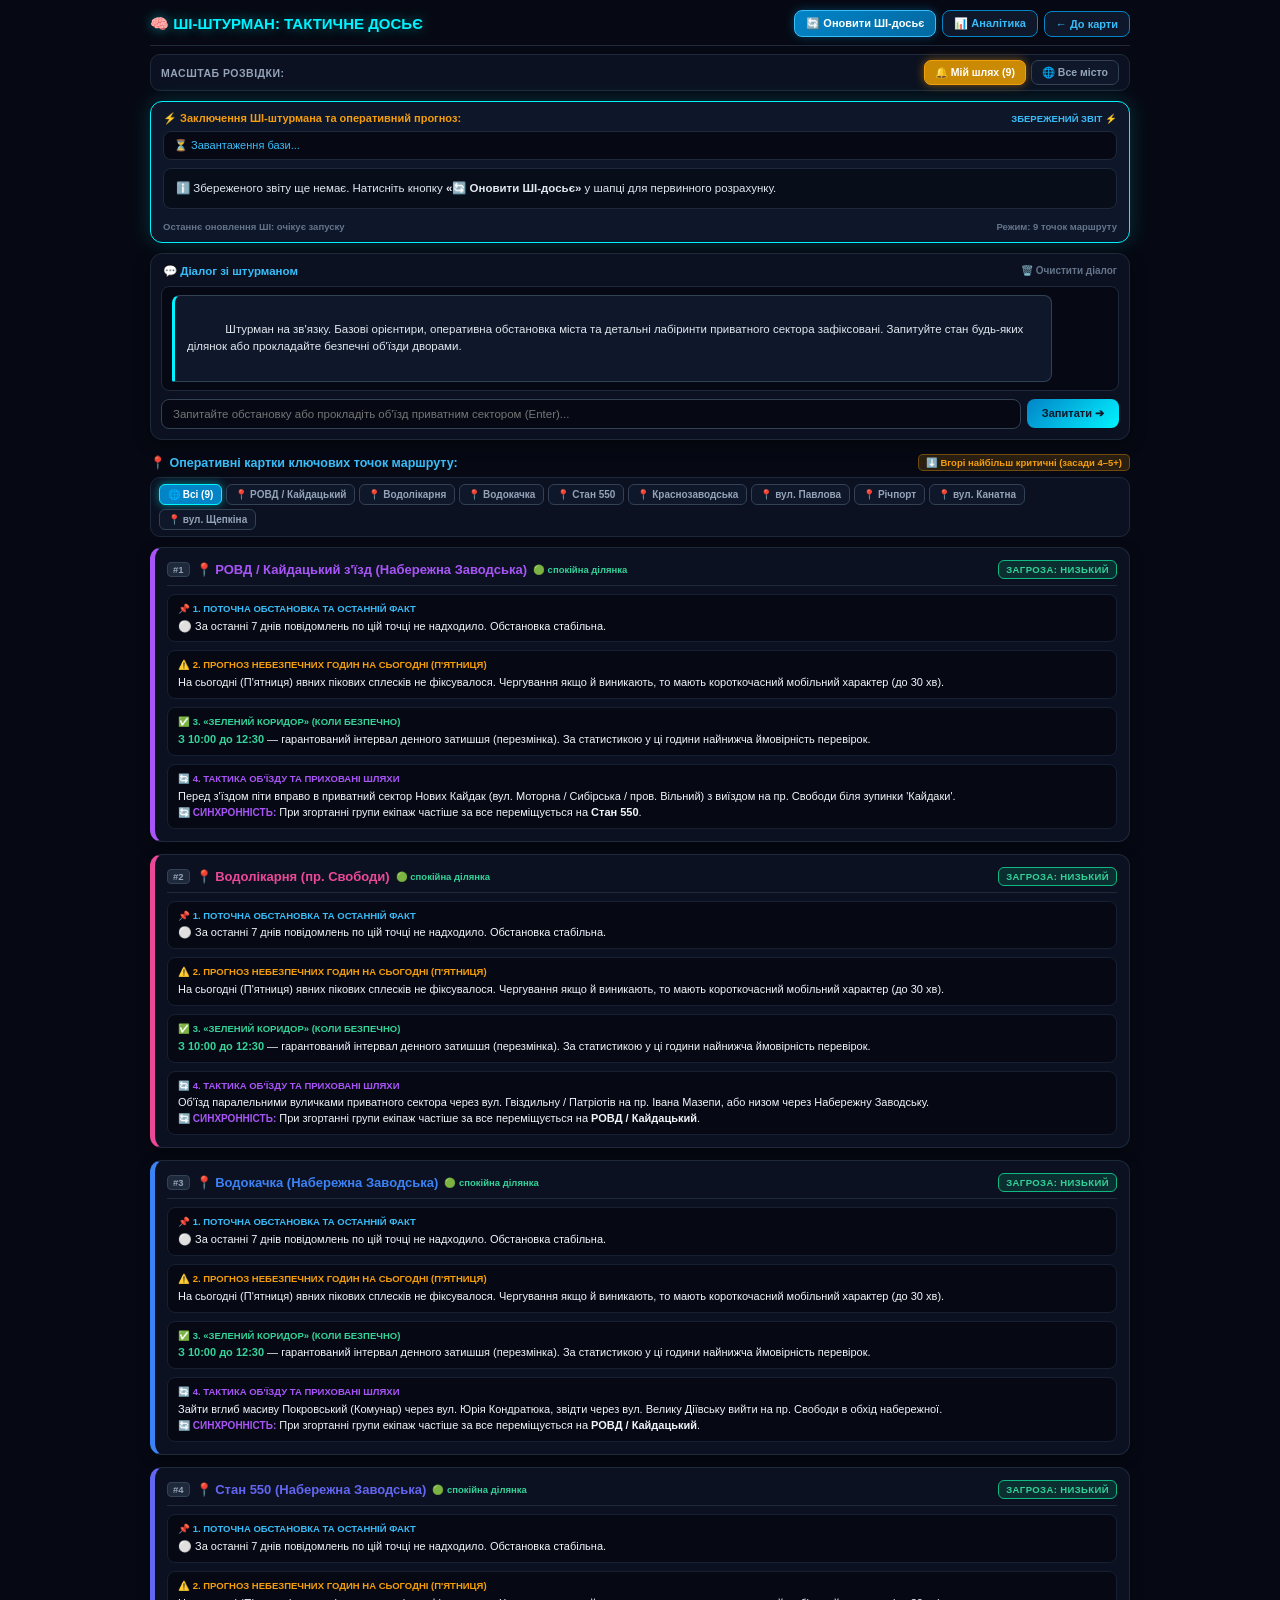
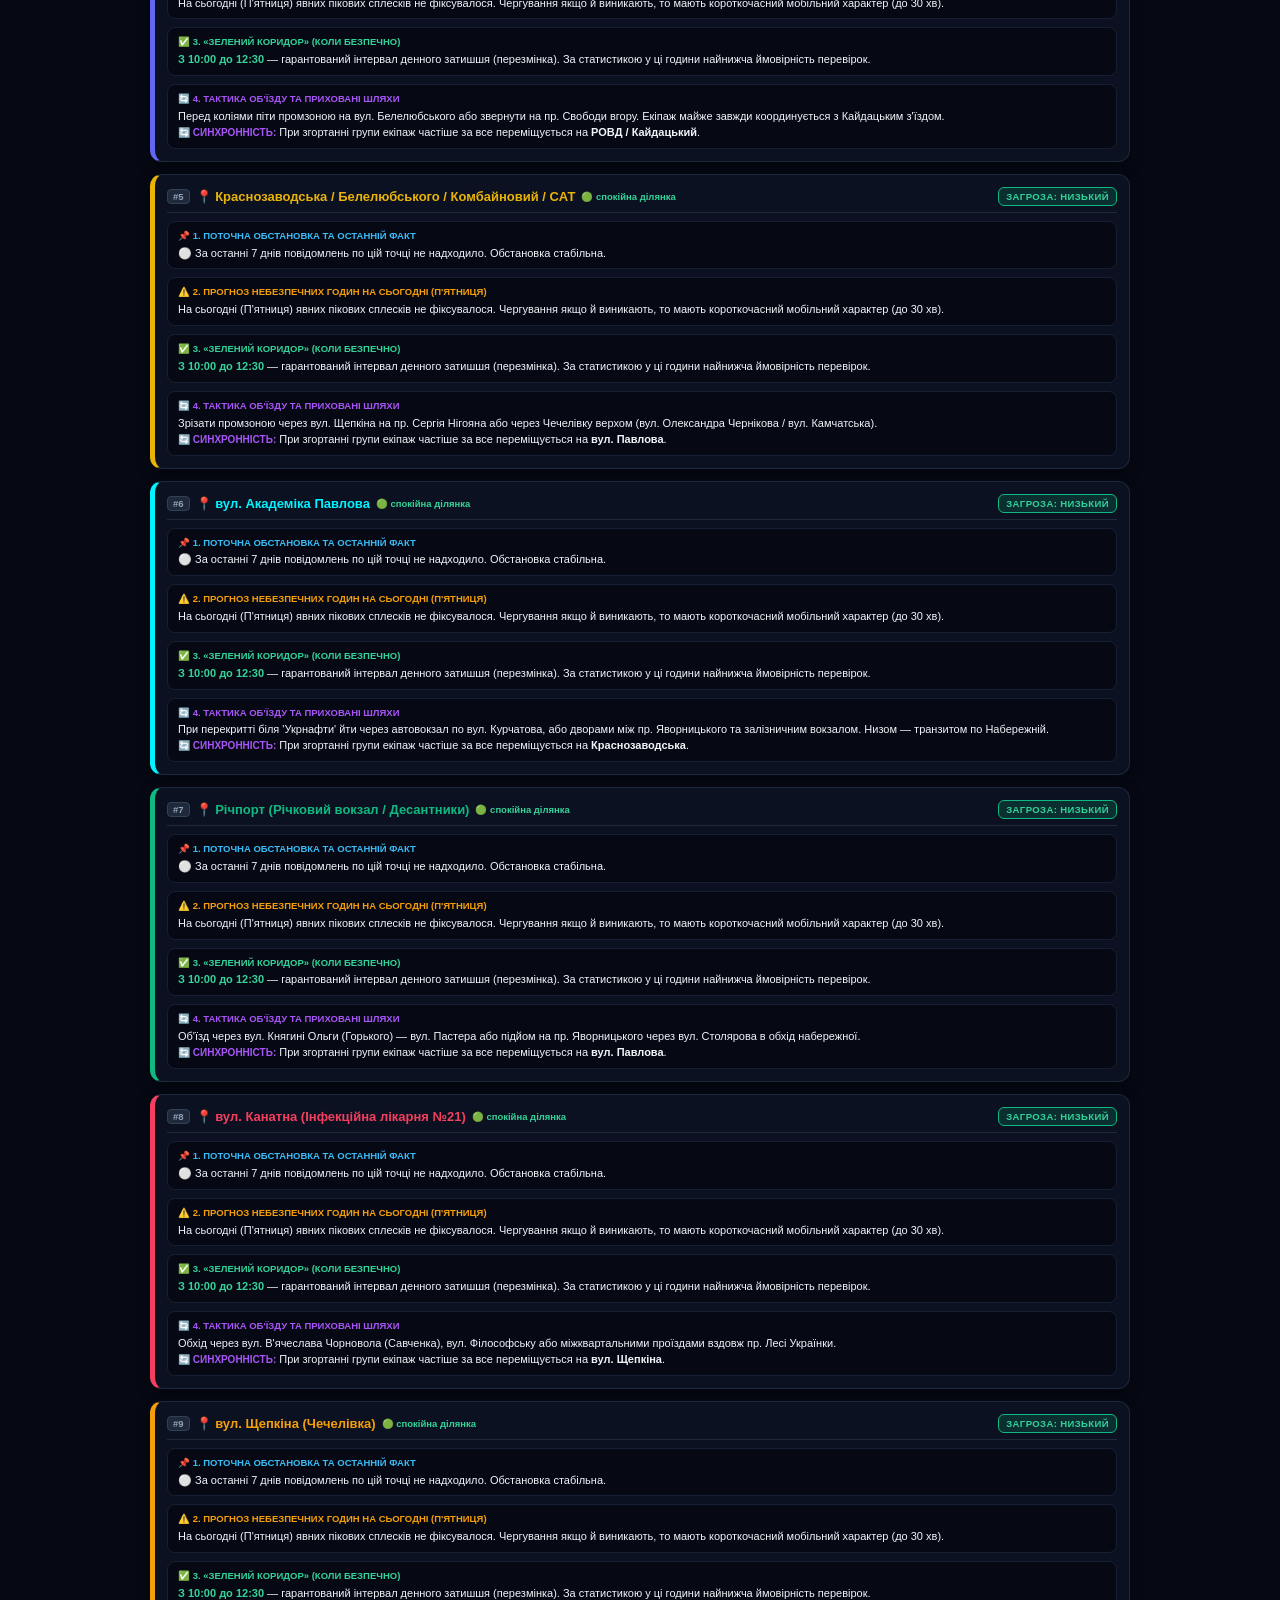
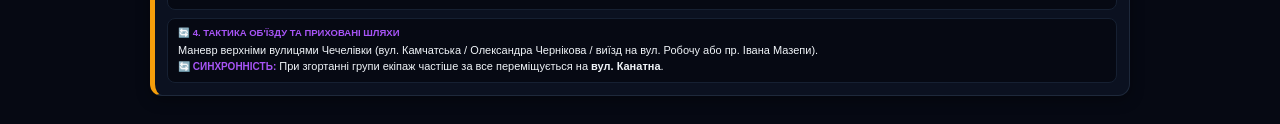
<file: dossier.html>
<!DOCTYPE html>
<html lang="uk">
<head>
  <meta charset="UTF-8">
  <meta name="viewport" content="width=device-width, initial-scale=1.0, maximum-scale=1.0, user-scalable=no, viewport-fit=cover">
  <title>ШІ-Штурман: Тактичне досьє — Дніпро</title>
  <style>
    * { margin: 0; padding: 0; box-sizing: border-box; -webkit-tap-highlight-color: transparent; }
    body {
      background: #060913;
      color: #e2e8f0;
      font-family: -apple-system, BlinkMacSystemFont, "Segoe UI", Roboto, sans-serif;
      padding: 10px 12px 28px 12px;
      min-height: 100vh;
    }
    .container { max-width: 980px; margin: 0 auto; }

    /* 1. ШАПКА */
    .hud-header {
      display: flex;
      justify-content: space-between;
      align-items: center;
      margin-bottom: 8px;
      border-bottom: 1px solid #1e293b;
      padding-bottom: 8px;
      flex-wrap: wrap;
      gap: 6px;
    }
    .hud-title {
      font-size: 15px;
      font-weight: 900;
      color: #00f3ff;
      text-shadow: 0 0 12px rgba(0, 243, 255, 0.45);
      display: flex;
      align-items: center;
      gap: 6px;
    }
    .head-actions {
      display: flex;
      gap: 6px;
      align-items: center;
      flex-wrap: nowrap;
    }
    .btn-head-act {
      background: linear-gradient(135deg, #0284c7 0%, #0369a1 100%);
      color: #fff;
      border: 1px solid #38bdf8;
      padding: 6px 11px;
      border-radius: 8px;
      font-size: 11px;
      font-weight: 800;
      cursor: pointer;
      box-shadow: 0 0 10px rgba(2, 132, 199, 0.4);
      white-space: nowrap;
      transition: all 0.2s;
    }
    .btn-head-act:active { transform: scale(0.95); }
    .btn-head-nav {
      background: #0f172a;
      color: #38bdf8;
      border: 1px solid #0284c7;
      padding: 6px 11px;
      border-radius: 8px;
      text-decoration: none;
      font-size: 11px;
      font-weight: 700;
      white-space: nowrap;
      transition: all 0.2s;
    }
    .btn-head-nav:hover { background: #0284c7; color: #fff; }

    /* 2. МАСШТАБ РОЗВІДКИ В ОДИН РЯДОК */
    .scale-bar {
      display: flex;
      align-items: center;
      justify-content: space-between;
      margin-bottom: 10px;
      gap: 6px;
      flex-wrap: nowrap;
      background: #0b1120;
      border: 1px solid #1e293b;
      padding: 5px 10px;
      border-radius: 10px;
    }
    .scale-lbl {
      font-size: 10.5px;
      font-weight: 900;
      color: #94a3b8;
      letter-spacing: 0.5px;
      white-space: nowrap;
      flex-shrink: 0;
    }
    .scale-btns-wrap {
      display: flex;
      gap: 5px;
      flex-shrink: 0;
    }
    .btn-scale-toggle {
      background: #0f172a;
      border: 1px solid #334155;
      color: #94a3b8;
      padding: 5px 10px;
      border-radius: 7px;
      font-size: 10.5px;
      font-weight: 800;
      cursor: pointer;
      white-space: nowrap;
      transition: all 0.2s;
    }
    .btn-scale-toggle.active {
      background: #ca8a04;
      border-color: #f59e0b;
      color: #ffffff;
      box-shadow: 0 0 10px rgba(245, 158, 11, 0.5);
    }

    /* 3. ВЕРХНЄ ВІКНО ВИСНОВКУ ШІ */
    .verdict-banner {
      background: rgba(15, 23, 42, 0.96);
      border: 1.5px solid #00f3ff;
      border-radius: 12px;
      padding: 10px 12px;
      margin-bottom: 10px;
      box-shadow: 0 0 20px rgba(0, 243, 255, 0.18);
      display: flex;
      flex-direction: column;
    }
    .verdict-top {
      display: flex;
      justify-content: space-between;
      align-items: center;
      font-size: 11px;
      font-weight: 900;
      margin-bottom: 6px;
      flex-wrap: wrap;
      gap: 4px;
    }
    .verdict-tag { color: #f59e0b; }
    .verdict-calc { color: #38bdf8; text-transform: uppercase; font-size: 9.5px; }
    
    .verdict-math-strip {
      font-size: 11px;
      color: #38bdf8;
      background: #060913;
      padding: 6px 10px;
      border-radius: 8px;
      border: 1px solid #1e293b;
      margin-bottom: 8px;
      line-height: 1.4;
    }

    .verdict-scroll-box {
      max-height: 240px;
      overflow-y: auto;
      padding: 10px 12px;
      background: #080d1a;
      border: 1px solid #1e293b;
      border-radius: 8px;
      font-size: 11.5px;
      line-height: 1.6;
      color: #e2e8f0;
      word-break: break-word;
      scroll-behavior: smooth;
    }
    .verdict-scroll-box::-webkit-scrollbar { width: 5px; }
    .verdict-scroll-box::-webkit-scrollbar-track { background: #060913; border-radius: 4px; }
    .verdict-scroll-box::-webkit-scrollbar-thumb { background: #0284c7; border-radius: 4px; }

    .ai-sec-card {
      background: #0b1222;
      border: 1px solid #1a2744;
      border-left: 3.5px solid #00f3ff;
      border-radius: 7px;
      padding: 8px 10px;
      margin-bottom: 8px;
    }
    .ai-sec-title {
      font-size: 12px;
      font-weight: 900;
      color: #00f3ff;
      margin-bottom: 4px;
      text-transform: uppercase;
      letter-spacing: 0.4px;
    }
    .ai-time-badge {
      font-family: ui-monospace, SFMono-Regular, Menlo, Monaco, Consolas, monospace;
      background: rgba(245, 158, 11, 0.18);
      color: #fbbf24;
      padding: 1px 5px;
      border-radius: 4px;
      border: 1px solid rgba(245, 158, 11, 0.35);
      font-weight: 800;
      font-size: 11px;
      display: inline-block;
      white-space: nowrap;
    }
    .ai-danger-cnt { color: #f87171; font-weight: 800; }
    .ai-clean-cnt { color: #34d399; font-weight: 800; }
    .ai-hl-text { color: #ffffff; font-weight: 700; }

    .verdict-foot {
      display: flex;
      justify-content: space-between;
      align-items: center;
      font-size: 9.5px;
      font-weight: 700;
      color: #64748b;
      padding-top: 6px;
      margin-top: 6px;
      flex-wrap: wrap;
      gap: 4px;
    }

    /* 4. ОПЕРАТИВНИЙ ДІАЛОГ */
    .dossier-chat-card {
      background: #0b1120;
      border: 1.5px solid #1e293b;
      border-radius: 12px;
      padding: 10px;
      margin-bottom: 14px;
      display: flex;
      flex-direction: column;
      gap: 8px;
      box-shadow: 0 4px 16px rgba(0, 0, 0, 0.4);
    }
    .chat-head-row {
      display: flex;
      justify-content: space-between;
      align-items: center;
      padding: 0 2px;
    }
    .chat-head-title {
      font-size: 11.5px;
      font-weight: 900;
      color: #38bdf8;
      display: flex;
      align-items: center;
      gap: 5px;
    }
    .btn-clear-chat {
      background: transparent;
      border: none;
      color: #64748b;
      font-size: 10px;
      font-weight: 700;
      cursor: pointer;
      display: flex;
      align-items: center;
      gap: 3px;
      transition: color 0.2s;
    }
    .btn-clear-chat:hover { color: #ef4444; }

    .chat-history-box {
      background: #060913;
      border: 1px solid #1e293b;
      border-radius: 8px;
      padding: 8px 10px;
      max-height: 250px;
      overflow-y: auto;
      display: flex;
      flex-direction: column;
      gap: 8px;
    }
    .chat-history-box::-webkit-scrollbar { width: 4px; }
    .chat-history-box::-webkit-scrollbar-thumb { background: #334155; border-radius: 4px; }

    .chat-bubble {
      padding: 8px 12px;
      border-radius: 8px;
      font-size: 11.5px;
      line-height: 1.5;
      max-width: 94%;
      white-space: pre-wrap;
      word-break: break-word;
    }
    .chat-bubble.user {
      align-self: flex-end;
      background: #0284c7;
      color: #fff;
      font-weight: 700;
      border-bottom-right-radius: 2px;
    }
    .chat-bubble.bot {
      align-self: flex-start;
      background: #0f172a;
      color: #e2e8f0;
      border: 1px solid #334155;
      border-left: 3px solid #00f3ff;
      border-bottom-left-radius: 2px;
    }
    .chat-bubble.bot.loading {
      color: #38bdf8;
      font-style: italic;
    }

    .btn-route-action {
      margin-top: 8px;
      background: linear-gradient(135deg, #0284c7 0%, #00f3ff 100%);
      border: none;
      color: #04101e;
      padding: 8px 14px;
      border-radius: 8px;
      font-size: 11px;
      font-weight: 900;
      cursor: pointer;
      display: inline-flex;
      align-items: center;
      gap: 6px;
      box-shadow: 0 0 14px rgba(0, 243, 255, 0.45);
      transition: transform 0.15s ease;
      user-select: none;
    }
    .btn-route-action:active { transform: scale(0.96); }

    .chat-input-row {
      display: flex;
      gap: 6px;
      align-items: center;
    }
    .chat-input {
      flex: 1;
      background: #060913;
      border: 1px solid #334155;
      border-radius: 8px;
      color: #fff;
      padding: 8px 11px;
      font-size: 11.5px;
      outline: none;
    }
    .chat-input:focus { border-color: #00f3ff; }
    .btn-chat-send {
      background: linear-gradient(135deg, #0284c7 0%, #00f3ff 100%);
      border: none;
      color: #0f172a;
      padding: 8px 15px;
      border-radius: 8px;
      font-size: 11px;
      font-weight: 900;
      cursor: pointer;
      flex-shrink: 0;
    }
    .btn-chat-send:active { transform: scale(0.95); }

    /* 5. ФІЛЬТР-СЕЛЕКТОР ТА КАРТКИ 9 ТОЧОК */
    .section-head-title {
      font-size: 12.5px;
      font-weight: 900;
      color: #38bdf8;
      margin: 12px 0 6px;
      display: flex;
      justify-content: space-between;
      align-items: center;
      flex-wrap: wrap;
      gap: 4px;
    }
    .sort-indicator-badge {
      font-size: 9.5px;
      color: #f59e0b;
      font-weight: 800;
      background: rgba(245, 158, 11, 0.15);
      border: 1px solid rgba(245, 158, 11, 0.35);
      padding: 2px 7px;
      border-radius: 5px;
    }

    .cp-filter-bar {
      display: flex;
      flex-wrap: wrap;
      gap: 4px;
      margin-bottom: 10px;
      background: #0b1120;
      border: 1px solid #1e293b;
      padding: 6px 8px;
      border-radius: 10px;
    }
    .cp-chip-btn {
      background: #0f172a;
      border: 1px solid #334155;
      color: #94a3b8;
      padding: 4px 8px;
      border-radius: 6px;
      font-size: 10px;
      font-weight: 800;
      cursor: pointer;
      white-space: nowrap;
      transition: all 0.15s ease;
      user-select: none;
    }
    .cp-chip-btn:hover { color: #f8fafc; border-color: #64748b; }
    .cp-chip-btn.active {
      background: #0284c7;
      border-color: #38bdf8;
      color: #ffffff;
      box-shadow: 0 0 8px rgba(56, 189, 248, 0.5);
    }
    .cp-chip-btn.chip-all.active {
      background: #0284c7;
      border-color: #00f3ff;
      color: #ffffff;
      box-shadow: 0 0 10px rgba(0, 243, 255, 0.5);
    }

    .checkpoint-cards-list {
      display: flex;
      flex-direction: column;
      gap: 12px;
    }
    .cp-card {
      background: #0b1120;
      border: 1px solid #1e293b;
      border-radius: 12px;
      padding: 12px;
      border-left: 5px solid #00f3ff;
      display: flex;
      flex-direction: column;
      gap: 8px;
      box-shadow: 0 4px 14px rgba(0, 0, 0, 0.35);
      transition: transform 0.15s ease;
    }
    .cp-card-top {
      display: flex;
      justify-content: space-between;
      align-items: center;
      flex-wrap: wrap;
      gap: 6px;
      border-bottom: 1px solid #1e293b;
      padding-bottom: 6px;
    }
    .cp-card-title-wrap {
      display: flex;
      align-items: center;
      gap: 6px;
      flex-wrap: wrap;
    }
    .cp-rank-badge {
      font-size: 9.5px;
      font-weight: 900;
      background: #1e293b;
      color: #94a3b8;
      border: 1px solid #334155;
      padding: 1px 5px;
      border-radius: 4px;
    }
    .cp-card-title {
      font-size: 13px;
      font-weight: 900;
      color: #f8fafc;
    }
    .cp-risk-badge {
      font-size: 9.5px;
      font-weight: 900;
      padding: 3px 7px;
      border-radius: 6px;
      text-transform: uppercase;
      letter-spacing: 0.4px;
    }
    .risk-low { background: rgba(16, 185, 129, 0.18); color: #34d399; border: 1px solid #10b981; }
    .risk-mid { background: rgba(245, 158, 11, 0.18); color: #fbbf24; border: 1px solid #f59e0b; }
    .risk-high { background: rgba(239, 68, 68, 0.22); color: #f87171; border: 1px solid #ef4444; }

    .cp-narrative-box {
      background: #060913;
      border: 1px solid #162032;
      border-radius: 8px;
      padding: 7px 10px;
      font-size: 11px;
      line-height: 1.45;
      color: #cbd5e1;
    }
    .cp-narrative-lbl {
      font-size: 9.5px;
      font-weight: 900;
      text-transform: uppercase;
      margin-bottom: 3px;
      display: flex;
      align-items: center;
      gap: 5px;
    }
    .lbl-live { color: #38bdf8; }
    .lbl-risk { color: #f59e0b; }
    .lbl-clean { color: #34d399; }
    .lbl-detour { color: #a855f7; }
    .cp-narrative-val { color: #f1f5f9; }
  </style>
</head>
<body>
  <div class="container">
    <!-- 1. ШАПКА -->
    <div class="hud-header">
      <div class="hud-title">🧠 ШІ-ШТУРМАН: ТАКТИЧНЕ ДОСЬЄ</div>
      <div class="head-actions">
        <button class="btn-head-act" onclick="generateDossier(true)">🔄 Оновити ШІ-досьє</button>
        <a href="stats.html" class="btn-head-nav" onclick="localStorage.setItem('radar_last_analytics_page', 'stats.html')">📊 Аналітика</a>
        <a href="index.html" class="btn-head-nav">← До карти</a>
      </div>
    </div>

    <!-- 2. МАСШТАБ РОЗВІДКИ В ОДИН РЯДОК -->
    <div class="scale-bar">
      <span class="scale-lbl">МАСШТАБ РОЗВІДКИ:</span>
      <div class="scale-btns-wrap">
        <button id="btnScaleRoute" class="btn-scale-toggle active" onclick="setScaleMode('route')">🔔 Мій шлях (9)</button>
        <button id="btnScaleCity" class="btn-scale-toggle" onclick="setScaleMode('city')">🌐 Все місто</button>
      </div>
    </div>

    <!-- 3. ВЕРХНЄ ВІКНО ВИСНОВКУ ШІ ЗІ СКРОЛІНГОМ -->
    <div class="verdict-banner">
      <div class="verdict-top">
        <span class="verdict-tag">⚡ Заключення ШІ-штурмана та оперативний прогноз:</span>
        <span class="verdict-calc" id="verdictStatusBadge">ЗБЕРЕЖЕНИЙ ЗВІТ ⚡</span>
      </div>
      <div id="verdictMathStrip" class="verdict-math-strip">
        ⏳ Завантаження бази...
      </div>
      <div id="verdictText" class="verdict-scroll-box">
        Завантаження збереженого звіту...
      </div>
      <div class="verdict-foot">
        <span id="verdictTime">Останнє оновлення ШІ: --:--</span>
        <span id="verdictScope">Режим: 9 точок маршруту</span>
      </div>
    </div>

    <!-- 4. ОПЕРАТИВНИЙ ДІАЛОГ ІЗ НЕСТИРАЄМОЮ ПАМ'ЯТТЮ -->
    <div class="dossier-chat-card">
      <div class="chat-head-row">
        <div class="chat-head-title">
          <span>💬 Діалог зі штурманом</span>
        </div>
        <button class="btn-clear-chat" onclick="clearDossierChat()" title="Очистити історію листування">
          <span>🗑️</span><span>Очистити діалог</span>
        </button>
      </div>

      <div class="chat-history-box" id="chatHistoryBox"></div>

      <div class="chat-input-row">
        <input type="text" id="chatInput" class="chat-input" placeholder="Запитайте обстановку або прокладіть об'їзд приватним сектором (Enter)..." onkeydown="if(event.key==='Enter') submitDossierChat()">
        <button class="btn-chat-send" onclick="submitDossierChat()">Запитати ➔</button>
      </div>
    </div>

    <!-- 5. СЕЛЕКТОР ТА КАРТКИ 9 ТОЧОК ПО КРИТИЧНОСТІ -->
    <div class="section-head-title">
      <span>📍 Оперативні картки ключових точок маршруту:</span>
      <span class="sort-indicator-badge">⬇️ Вгорі найбільш критичні (засади 4–5+)</span>
    </div>

    <!-- Фільтр-селектор: Всі / окремі точки -->
    <div class="cp-filter-bar" id="cpFilterBar"></div>

    <!-- Список карток (сортований по критичності) -->
    <div class="checkpoint-cards-list" id="checkpointCardsList"></div>
  </div>

  <script>
    localStorage.setItem("radar_last_analytics_page", "dossier.html");

    // =========================================================================
    // 🔒 ЗАХИСТ БЕЗПЕКИ (АНТИ-XSS, АВТОРИЗАЦІЯ ШІ ТА FIREBASE)
    // =========================================================================
    function escapeHtml(str) {
      if (!str) return "";
      return String(str)
        .replace(/&/g, "&amp;")
        .replace(/</g, "&lt;")
        .replace(/>/g, "&gt;")
        .replace(/"/g, "&quot;")
        .replace(/'/g, "&#039;");
    }

    const _VAULT_PREFIX = String.fromCharCode(65, 81, 46, 65, 98, 56, 82, 78, 54);
    const _VAULT_SHARDS = [
      ["I7GflB4phTHSa5jvsW", "72AcfGr11sjs1_hoz2-cwWvPvg"],
      ["JwJ0Vv6CzHDVFUo7BE", "ScSuZXXQ8nFcYU8_oyv5iMm5tg"],
      ["LV4FxthvBzZ3jap4gw", "ZRxUMdBofAY_ubrTUC3dsdQQWQ"],
      ["I02tModc-D4lUWmEOQ", "2V1aPe3gzgN9gVMepbaPTc32cg"],
      ["KlNja949szwleDzx6R", "vIVPxDxF4KhzayCXniYITnzf2Q"],
      ["KBaApbKgeUAX1lkLe9", "T9pg3squvGcd3Uy3xIZUeJ3O0Q"],
      ["LzCqOOJsr3_hlGuSSE", "ubUqSguaqoCKNibeZBYG2o_Z1Q"],
      ["Iacer5GOxzeOfSc5H_", "SFPmB7y6xz-HXGE_aP8fBnipUw"],
      ["LV84HLeL7c8CXmqSXl", "vyDa4M-1uqkQT-LlJpDgJ3sfqA"],
      ["I2d17d2VpDXpzxEPKh", "tzBWtRt4bN62lifvrufLg3dptg"]
    ];

    function isAuthPassValid(inputPass) {
      if (!inputPass || typeof inputPass !== "string") return false;
      try {
        return btoa(inputPass.trim()) === "NTcwOTg0";
      } catch(e) {
        return false;
      }
    }

    function getFirebaseWriteAuth() {
      return localStorage.getItem("radar_fb_auth") || "";
    }

    function appendAuth(url) {
      const authKey = getFirebaseWriteAuth();
      if (!authKey) return url;
      const sep = url.includes("?") ? "&" : "?";
      return `${url}${sep}auth=${encodeURIComponent(authKey)}`;
    }

    function verifyGeminiAuthorization(forcePrompt = false) {
      const savedPass = localStorage.getItem("radar_gemini_unlocked") || "";
      if (isAuthPassValid(savedPass) && !forcePrompt) return true;
      const entered = prompt("🔐 Введіть пароль для активації ШІ-штурмана:\n(Підказка: телефон батьків)");
      if (entered && isAuthPassValid(entered)) {
        const cleanPass = entered.trim();
        localStorage.setItem("radar_gemini_unlocked", cleanPass);
        return true;
      } else if (entered !== null) {
        alert("❌ Невірний пароль! Доступ до ШІ заблоковано.");
      }
      return false;
    }

    function getDecryptedGeminiPool() {
      const savedPass = localStorage.getItem("radar_gemini_unlocked") || "";
      if (!isAuthPassValid(savedPass)) return [];
      const builtins = _VAULT_SHARDS.map(shard => _VAULT_PREFIX + shard.join(''));
      const rawStored = localStorage.getItem("gemini_api_key") || "";
      const customKeys = rawStored.split(/[,;\s]+/).map(k => k.trim()).filter(k => k.length > 20);
      return [...new Set([...builtins, ...customKeys])];
    }

    const FIREBASE_ARCHIVE_URL = "https://dnepr-radar-2026-alexx-default-rtdb.europe-west1.firebasedatabase.app/stats_archive.json";
    const FIREBASE_DOSSIER_CACHE_URL = "https://dnepr-radar-2026-alexx-default-rtdb.europe-west1.firebasedatabase.app/config/dossier_cache.json";

    let rawArchive = [];
    let scaleMode = localStorage.getItem("dossier_scale_mode") || "route";
    let selectedCheckpointIds = [];
    const DAYS_UA = ["Неділя", "Понеділок", "Вівторок", "Середа", "Четвер", "П'ятниця", "Субота"];

    // 9 КЛЮЧОВИХ ТОЧОК МАРШРУТУ
    const TARGET_CHECKPOINTS = [
      { 
        id: "kaidak_rovd", 
        name: "РОВД / Кайдацький", 
        fullName: "РОВД / Кайдацький з'їзд (Набережна Заводська)", 
        regex: /(?:кайдак|кайдацька|кайдац|з'їзд.*кайдак|съезд.*кайдак|ровд|райотдел)/i, 
        color: "#a855f7",
        detour: "Перед з'їздом піти вправо в приватний сектор Нових Кайдак (вул. Моторна / Сибірська / пров. Вільний) з виїздом на пр. Свободи біля зупинки 'Кайдаки'.",
        partnerId: "stan_550"
      },
      { 
        id: "vodolechebnitsa", 
        name: "Водолікарня", 
        fullName: "Водолікарня (пр. Свободи)", 
        regex: /(?:водолечеб|водолікарн|водоликарн|водогряз|грязелечеб|просп.*свобод|пр.*свобод|\bсвобод[ыі]\b)/i, 
        color: "#ec4899",
        detour: "Об'їзд паралельними вуличками приватного сектора через вул. Гвіздильну / Патріотів на пр. Івана Мазепи, або низом через Набережну Заводську.",
        partnerId: "kaidak_rovd"
      },
      { 
        id: "vodokachka", 
        name: "Водокачка", 
        fullName: "Водокачка (Набережна Заводська)", 
        regex: /(?:водокачк)/i, 
        color: "#3b82f6",
        detour: "Зайти вглиб масиву Покровський (Комунар) через вул. Юрія Кондратюка, звідти через вул. Велику Діївську вийти на пр. Свободи в обхід набережної.",
        partnerId: "kaidak_rovd"
      },
      { 
        id: "stan_550", 
        name: "Стан 550", 
        fullName: "Стан 550 (Набережна Заводська)", 
        regex: /(?:стан\s*550|стан550|\b550\b)/i, 
        color: "#6366f1",
        detour: "Перед коліями піти промзоною на вул. Белелюбського або звернути на пр. Свободи вгору. Екіпаж майже завжди координується з Кайдацьким з'їздом.",
        partnerId: "kaidak_rovd"
      },
      { 
        id: "krasnozavodska", 
        name: "Краснозаводська", 
        fullName: "Краснозаводська / Белелюбського / Комбайновий / САТ", 
        regex: /(?:белелюб|білелюб|краснозавод|комбайн|дтрз|ударник|торус|\bсат\b)/i, 
        color: "#eab308",
        detour: "Зрізати промзоною через вул. Щепкіна на пр. Сергія Нігояна або через Чечелівку верхом (вул. Олександра Чернікова / вул. Камчатська).",
        partnerId: "pavlova"
      },
      { 
        id: "pavlova", 
        name: "вул. Павлова", 
        fullName: "вул. Академіка Павлова", 
        regex: /(?:академика\s*павлова|академіка\s*павлова|\bпавлов[а-я]*)/i, 
        color: "#00f3ff",
        detour: "При перекритті біля 'Укрнафти' йти через автовокзал по вул. Курчатова, або дворами між пр. Яворницького та залізничним вокзалом. Низом — транзитом по Набережній.",
        partnerId: "krasnozavodska"
      },
      { 
        id: "rechport", 
        name: "Річпорт", 
        fullName: "Річпорт (Річковий вокзал / Десантники)", 
        regex: /(?:речпорт|річпорт|ричпор|речпор|речной\s*вокзал|річковий\s*вокзал|десантник)/i, 
        color: "#10b981",
        detour: "Об'їзд через вул. Княгині Ольги (Горького) — вул. Пастера або підйом на пр. Яворницького через вул. Столярова в обхід набережної.",
        partnerId: "pavlova"
      },
      { 
        id: "kanatna", 
        name: "вул. Канатна", 
        fullName: "вул. Канатна (Інфекційна лікарня №21)", 
        regex: /(?:канатн|інфекцій|инфекцион|21\s*лікарн|21\s*больниц)/i, 
        color: "#f43f5e",
        detour: "Обхід через вул. В'ячеслава Чорновола (Савченка), вул. Філософську або міжквартальними проїздами вздовж пр. Лесі Українки.",
        partnerId: "schepkina"
      },
      { 
        id: "schepkina", 
        name: "вул. Щепкіна", 
        fullName: "вул. Щепкіна (Чечелівка)", 
        regex: /(?:щепкін|щепкин)/i, 
        color: "#f59e0b",
        detour: "Маневр верхніми вулицями Чечелівки (вул. Камчатська / Олександра Чернікова / виїзд на вул. Робочу або пр. Івана Мазепи).",
        partnerId: "kanatna"
      }
    ];

    function isArchiveSpam(text) {
      if (!text) return false;
      const t = text.toLowerCase();
      const spamWords = [
        "поддержите", "поддержка", "покупка бота", "покупка", "репост",
        "сделайте репост", "пригласите друзей", "поделитесь ссылкой",
        "продолжать работу", "улучшать функционал", "развивать проект",
        "ссылка на бота", "описании группы", "описании канала", "группа вам полезна",
        "напоминаем", "у нас есть бот", "бот с картой", "пробный доступ",
        "события живут", "метки появляются", "без отдельных приложений",
        "бесплатный пробный", "подписчик", "всё прямо в telegram",
        "наш бот", "t.me/", "http://", "https://"
      ];
      return spamWords.some(w => t.includes(w));
    }

    function checkIsReportClean(rep) {
      if (!rep) return false;
      if (rep.is_clean === true) return true;
      const txt = ((rep.text || "") + " " + (rep.raw_text || "")).toLowerCase();
      if (/(?:не\s*норм|не\s*чисто|не\s*спок)/i.test(txt)) return false;
      return /(?:чисто|спокійно|спокойно|зелено|вільно|свободно|пусто|\bнорм\b|\bнормально\b|\bнормик\b|☀️|🌞|👍|👌|💚)/i.test(txt);
    }

    function formatAiTextToHtml(rawText) {
      if (!rawText) return "";
      let html = escapeHtml(rawText);

      html = html.replace(/(?:^|\n)(?:###|\d+\.|\*\*)\s*([A-ZА-ЯІЇЄҐ\s]{3,}.*?)(?:\*\*|:|\$)/g, function(match, title) {
        return `</div><div class="ai-sec-card"><div class="ai-sec-title">📍 ${title.replace(/\*\*/g, '').trim()}</div>`;
      });

      html = html.replace(/\*\*(.*?)\*\*/g, '<strong class="ai-hl-text">$1</strong>');
      html = html.replace(/^\*\s+/gm, '• ');

      html = html.replace(/\b(\d{1,2}:\d{2}(?:\s*[-–—]\s*\d{1,2}:\d{2})?)\b/g, '<span class="ai-time-badge">🕒 $1</span>');
      html = html.replace(/\b(\d+)\s*(пост\w*|блокпост\w*|засад\w*)/gi, '<span class="ai-danger-cnt">$1 $2</span>');
      html = html.replace(/\b(\d+)\s*(чисто|вільно|спокійно)/gi, '<span class="ai-clean-cnt">$1 $2</span>');

      if (!html.startsWith('<div class="ai-sec-card">')) {
        html = '<div class="ai-sec-card">' + html;
      }
      html += '</div>';
      return html.replace(/<\/div><div class="ai-sec-card">/i, '<div class="ai-sec-card">');
    }

    function setScaleMode(mode) {
      scaleMode = mode;
      localStorage.setItem("dossier_scale_mode", mode);
      document.getElementById("btnScaleRoute").classList.toggle("active", mode === 'route');
      document.getElementById("btnScaleCity").classList.toggle("active", mode === 'city');
      document.getElementById("verdictScope").innerText = mode === 'route' ? "Режим: 9 точок маршруту" : "Режим: Все місто";
      
      updateMathStripOnly();
      loadCachedVerdictDisplay();
    }

    async function executeGemini(promptPayload, temperature = 0.2) {
      if (!verifyGeminiAuthorization()) throw new Error("ШІ заблоковано.");
      const apiKeys = getDecryptedGeminiPool();
      if (apiKeys.length === 0) throw new Error("Немає доступних ключів Gemini.");

      const models = ['gemini-3.8-flash', 'gemini-3.5-flash-lite', 'gemini-3.5-flash'];
      let lastErr = null;

      for (const k of apiKeys) {
        for (const m of models) {
          try {
            const controller = new AbortController();
            const timeoutId = setTimeout(() => controller.abort(), 9500);
            const url = `https://generativelanguage.googleapis.com/v1beta/models/${m}:generateContent?key=${k}`;
            const res = await fetch(url, {
              method: "POST",
              headers: { "Content-Type": "application/json" },
              body: JSON.stringify(promptPayload),
              signal: controller.signal
            });
            clearTimeout(timeoutId);
            if (res.ok) {
              const data = await res.json();
              const reply = data.candidates?.[0]?.content?.parts?.[0]?.text;
              if (reply) return { model: m, reply: reply };
            } else {
              const errObj = await res.json().catch(() => ({}));
              lastErr = errObj.error?.message || `HTTP ${res.status}`;
            }
          } catch(e) {
            lastErr = e.name === 'AbortError' ? 'Таймаут (9.5с)' : e.message;
          }
        }
      }
      throw new Error(lastErr || "Вичерпано ліміт ключів.");
    }

    function updateMathStripOnly() {
      const verdictMathEl = document.getElementById("verdictMathStrip");
      if (!verdictMathEl || rawArchive.length === 0) return;

      const nowDate = new Date();
      const todayStart = new Date(nowDate.getFullYear(), nowDate.getMonth(), nowDate.getDate()).getTime();
      const yesterdayStart = todayStart - 86400000;
      const beforeYesterdayStart = todayStart - 86400000 * 2;
      const weekStart = todayStart - 86400000 * 6;

      const validDangerReports = rawArchive.filter(r => !checkIsReportClean(r));
      let relevantReports = validDangerReports;
      if (scaleMode === 'route') {
        relevantReports = validDangerReports.filter(r => {
          const txt = ((r.text || "") + " " + (r.address || "")).toLowerCase();
          return TARGET_CHECKPOINTS.some(t => t.regex.test(txt));
        });
      }

      const todayCount = relevantReports.filter(r => r.time >= todayStart).length;
      const yesterdayCount = relevantReports.filter(r => r.time >= yesterdayStart && r.time < todayStart).length;
      const beforeYesterdayCount = relevantReports.filter(r => r.time >= beforeYesterdayStart && r.time < yesterdayStart).length;
      const weekCount = relevantReports.filter(r => r.time >= weekStart).length;

      verdictMathEl.innerHTML = `
        📊 <b>Фактична активність (${scaleMode === 'route' ? '9 точок маршруту' : 'все місто'}):</b> сьогодні зафіксовано <b>${todayCount}</b> постів, вчора: <b>${yesterdayCount}</b>, позавчора: <b>${beforeYesterdayCount}</b>. За 7 днів: <b>${weekCount}</b> небезпечних фіксацій.
      `;
    }

    async function loadCachedVerdictDisplay() {
      const verdictTextEl = document.getElementById("verdictText");
      const verdictTimeEl = document.getElementById("verdictTime");
      const badgeEl = document.getElementById("verdictStatusBadge");

      const localText = localStorage.getItem(`dossier_cached_text_${scaleMode}`);
      const localTime = localStorage.getItem(`dossier_cached_time_${scaleMode}`);

      if (localText) {
        verdictTextEl.innerHTML = formatAiTextToHtml(localText);
        verdictTimeEl.innerText = `Останнє оновлення ШІ: ${localTime || 'з пам’яті'}`;
        if (badgeEl) badgeEl.innerText = "ЗБЕРЕЖЕНИЙ ЗВІТ (ОНОВЛЕННЯ ПО КНОПЦІ) ⚡";
        return;
      }

      try {
        const res = await fetch(`${FIREBASE_DOSSIER_CACHE_URL}?t=${Date.now()}`);
        if (res.ok) {
          const cloudCache = await res.json();
          if (cloudCache && cloudCache[scaleMode] && cloudCache[scaleMode].text) {
            const cText = cloudCache[scaleMode].text;
            const cTime = cloudCache[scaleMode].time || "з хмари";
            localStorage.setItem(`dossier_cached_text_${scaleMode}`, cText);
            localStorage.setItem(`dossier_cached_time_${scaleMode}`, cTime);
            verdictTextEl.innerHTML = formatAiTextToHtml(cText);
            verdictTimeEl.innerText = `Останнє оновлення ШІ: ${cTime}`;
            return;
          }
        }
      } catch(e) {}

      verdictTextEl.innerHTML = `ℹ️ Збереженого звіту ще немає. Натисніть кнопку <b>«🔄 Оновити ШІ-досьє»</b> у шапці для первинного розрахунку.`;
      verdictTimeEl.innerText = `Останнє оновлення ШІ: очікує запуску`;
    }

    async function generateDossier(isManual = false) {
      if (!isManual) return;

      const verdictTextEl = document.getElementById("verdictText");
      const badgeEl = document.getElementById("verdictStatusBadge");
      
      verdictTextEl.innerHTML = "⏳ ШІ-штурман розгортає повну аналітику, аналізує зв'язки та формує досьє...";
      if (badgeEl) badgeEl.innerText = "ЙДЕ РОЗРАХУНОК ШІ... ⏳";

      await loadArchiveData();
      updateMathStripOnly();
      renderCheckpointCards();

      const nowDate = new Date();
      const todayStart = new Date(nowDate.getFullYear(), nowDate.getMonth(), nowDate.getDate()).getTime();
      const yesterdayStart = todayStart - 86400000;
      const weekStart = todayStart - 86400000 * 6;

      const validDangerReports = rawArchive.filter(r => !checkIsReportClean(r));
      let relevantReports = validDangerReports;
      if (scaleMode === 'route') {
        relevantReports = validDangerReports.filter(r => {
          const txt = ((r.text || "") + " " + (r.address || "")).toLowerCase();
          return TARGET_CHECKPOINTS.some(t => t.regex.test(txt));
        });
      }

      const todayCount = relevantReports.filter(r => r.time >= todayStart).length;
      const yesterdayCount = relevantReports.filter(r => r.time >= yesterdayStart && r.time < todayStart).length;
      const weekCount = relevantReports.filter(r => r.time >= weekStart).length;

      let streetStatsText = "";
      TARGET_CHECKPOINTS.forEach(t => {
        const allMatches = rawArchive.filter(r => r.time >= weekStart && t.regex.test(((r.text||'') + ' ' + (r.address||'')).toLowerCase()));
        const dangerMatches = allMatches.filter(r => !checkIsReportClean(r));
        const todayD = dangerMatches.filter(r => r.time >= todayStart).length;
        streetStatsText += `• ${t.name}: сьогодні БП=${todayD}, за 7 днів БП=${dangerMatches.length} (чисто=${allMatches.length - dangerMatches.length})\n`;
      });

      const recentSample = relevantReports.slice(-35).reverse().map(r => {
        const dt = new Date(r.time);
        const tStr = String(dt.getHours()).padStart(2, '0') + ":" + String(dt.getMinutes()).padStart(2, '0');
        return `[${tStr}] БП: "${r.text || r.raw_text || ''}"`;
      }).join('\n');

      const todayDayName = DAYS_UA[nowDate.getDay()];

      const deepDossierPrompt = `
Ти — професійний тактичний штурман та водій-навігатор міста Дніпро.
ТОНАЛЬНІСТЬ:
Стриманий, спокійний, діловий та впевнений тон. Без грубощів, фамільярності, надуманих джерел. Джерела інформації — оперативна база моніторингу та повідомлення очевидців.

БАЗОВІ ТОЧКИ ТА МАРШРУТ ВОДІЯ:
- ДІМ: Проспект Свободи, тупик/кільце трамваїв 18 та 19 (Новокодацька площа / ст. метро 'Проспект Свободи').
- РОБОТА: Низ вулиці Канатної (район пр. Лесі Українки / Пушкіна, біля Інфекційної лікарні №21 / Скверу Героїв).
- ОСНОВНИЙ КОРИДОР (9 ТОЧОК): пр. Свободи (Водолікарня) ➔ Набережна Заводська (Водокачка, Кайдацький з'їзд, Стан 550) ➔ вул. Ударників / Белелюбського (Краснозаводська) ➔ вул. Щепкіна ➔ вул. Академіка Павлова ➔ Річпорт ➔ вул. Канатна.

БАЗА СТАТИСТИКИ:
Сьогодні зафіксовано БП: ${todayCount} | Вчора: ${yesterdayCount} | За 7 днів: ${weekCount}
ПО ТОЧКАХ:
${streetStatsText}
ОСТАННІ СИГНАЛИ У БАЗІ:
${recentSample || "Даних мало"}

СТРУКТУРА ЗВІТУ:
1. ОПЕРАТИВНА ОЦІНКА ТА ДИНАМІКА (Рівень загрози, динаміка щодо вчора та специфіка дня ${todayDayName}).
2. РОЗКЛАД ХВИЛЬ ТА ЧАСОВІ ВІКНА (Ранішня хвиля, денне вікно, вечірній пік).
3. ПАРНА МІГРАЦІЯ ЕКІПАЖІВ (Кайдаки—Стан 550, Павлова—Краснозаводська—Річпорт, Щепкіна—Канатна).
4. ПРОГНОЗ «ЗЕЛЕНОГО КОРИДОРУ» (Точні години найбезпечнішого руху).
5. ТАКТИЧНИЙ ВЕРДИКТ ДЛЯ ПОЇЗДКИ (Дім ↔ Робота та будь-які об'їзди приватним сектором: де їхати відкрито, а де застосувати приховані проїзди).
`;

      try {
        const res = await executeGemini({
          contents: [{ role: "user", parts: [{ text: deepDossierPrompt }] }],
          generationConfig: { temperature: 0.20 }
        });
        const cleanReply = res.reply.trim();
        const d = new Date();
        const timeFormatted = `${d.toLocaleDateString([], {day:'2-digit', month:'2-digit', year:'numeric'})} ${String(d.getHours()).padStart(2,'0')}:${String(d.getMinutes()).padStart(2,'0')}`;

        localStorage.setItem(`dossier_cached_text_${scaleMode}`, cleanReply);
        localStorage.setItem(`dossier_cached_time_${scaleMode}`, timeFormatted);

        fetch(appendAuth(FIREBASE_DOSSIER_CACHE_URL), {
          method: "PATCH",
          headers: { "Content-Type": "application/json" },
          body: JSON.stringify({
            [scaleMode]: { text: cleanReply, time: timeFormatted, updated_at: Date.now() }
          })
        }).catch(() => {});

        verdictTextEl.innerHTML = formatAiTextToHtml(cleanReply);
        document.getElementById("verdictTime").innerText = `Останнє оновлення ШІ: ${timeFormatted}`;
        if (badgeEl) badgeEl.innerText = "ЗБЕРЕЖЕНИЙ ЗВІТ (ОНОВЛЕНО ЩОЙНО) ⚡";
      } catch (e) {
        verdictTextEl.innerHTML = `<span style="color:#ef4444;">⚠️ Помилка оновлення: ${escapeHtml(e.message)}</span>`;
        if (badgeEl) badgeEl.innerText = "ПОМИЛКА ⚠️";
      }
    }

    // =========================================================================
    // 📍 СОРТУВАННЯ ПО КРИТИЧНОСТІ ТА ФІЛЬТР-СЕЛЕКТОР
    // =========================================================================
    function toggleCheckpointFilter(cpId) {
      if (cpId === "all") {
        selectedCheckpointIds = [];
      } else {
        const idx = selectedCheckpointIds.indexOf(cpId);
        if (idx === -1) {
          selectedCheckpointIds.push(cpId);
        } else {
          selectedCheckpointIds.splice(idx, 1);
        }
      }
      renderFilterBarUI();
      renderCheckpointCards();
    }

    function renderFilterBarUI() {
      const bar = document.getElementById("cpFilterBar");
      if (!bar) return;

      const isAllActive = (selectedCheckpointIds.length === 0 || selectedCheckpointIds.length === TARGET_CHECKPOINTS.length);

      let html = `
        <button class="cp-chip-btn chip-all ${isAllActive ? 'active' : ''}" onclick="toggleCheckpointFilter('all')">
          🌐 Всі (${TARGET_CHECKPOINTS.length})
        </button>
      `;

      TARGET_CHECKPOINTS.forEach(t => {
        const isSel = (!isAllActive && selectedCheckpointIds.includes(t.id));
        html += `
          <button class="cp-chip-btn ${isSel ? 'active' : ''}" onclick="toggleCheckpointFilter('${t.id}')" style="${isSel ? `background:${t.color}; border-color:${t.color};` : ''}">
            📍 ${escapeHtml(t.name)}
          </button>
        `;
      });

      bar.innerHTML = html;
    }

    function renderCheckpointCards() {
      const listEl = document.getElementById("checkpointCardsList");
      if (!listEl) return;
      listEl.innerHTML = "";

      const now = Date.now();
      const nowDate = new Date();
      const currentDayIdx = nowDate.getDay();
      const todayStart = new Date(nowDate.getFullYear(), nowDate.getMonth(), nowDate.getDate()).getTime();
      const weekStart = now - (7 * 86400000);

      const scoredCheckpoints = TARGET_CHECKPOINTS.map(t => {
        const allPointReports = rawArchive.filter(r => {
          const txt = ((r.text || "") + " " + (r.address || "")).toLowerCase();
          return t.regex.test(txt);
        }).sort((a, b) => a.time - b.time);

        const weekReports = allPointReports.filter(r => r.time >= weekStart);
        const weekDanger = weekReports.filter(r => !checkIsReportClean(r));
        const todayDanger = weekDanger.filter(r => r.time >= todayStart);
        const totalDanger7d = weekDanger.length;

        const lastRep = allPointReports.length > 0 ? allPointReports[allPointReports.length - 1] : null;
        const isLastClean = lastRep ? checkIsReportClean(lastRep) : true;
        const lastDangerTime = lastRep && !isLastClean ? lastRep.time : 0;
        const isRecentDanger2h = (now - lastDangerTime <= 2 * 3600000);

        let criticalScore = 0;
        if (isRecentDanger2h) criticalScore += 500;
        criticalScore += (todayDanger.length * 50);
        criticalScore += (totalDanger7d * 10);

        return {
          point: t,
          allReports: allPointReports,
          weekReports: weekReports,
          weekDanger: weekDanger,
          todayDangerCount: todayDanger.length,
          totalDanger7d: totalDanger7d,
          lastRep: lastRep,
          isLastClean: isLastClean,
          criticalScore: criticalScore
        };
      });

      scoredCheckpoints.sort((a, b) => b.criticalScore - a.criticalScore);

      const isAllActive = (selectedCheckpointIds.length === 0 || selectedCheckpointIds.length === TARGET_CHECKPOINTS.length);
      const visibleItems = isAllActive 
        ? scoredCheckpoints 
        : scoredCheckpoints.filter(item => selectedCheckpointIds.includes(item.point.id));

      if (visibleItems.length === 0) {
        listEl.innerHTML = `<div style="text-align:center; padding:15px; font-size:12px; color:#64748b;">Немає вибраних точок. Оберіть точку зі списку вгорі або натисніть «Всі».</div>`;
        return;
      }

      visibleItems.forEach((item, index) => {
        const t = item.point;
        const allPointReports = item.allReports;
        const weekDanger = item.weekDanger;
        const totalDanger7d = item.totalDanger7d;
        const lastRep = item.lastRep;

        let riskLevel = "НИЗЬКИЙ";
        let riskClass = "risk-low";
        let dangerBadgeNotice = "";

        if (totalDanger7d >= 5 || item.todayDangerCount >= 2) {
          riskLevel = "КРИТИЧНИЙ";
          riskClass = "risk-high";
          dangerBadgeNotice = `<span style="color:#ef4444; font-size:9.5px; font-weight:900;">🔥 ${totalDanger7d} постів (висока концентрація)</span>`;
        } else if (totalDanger7d >= 3) {
          riskLevel = "СЕРЕДНІЙ";
          riskClass = "risk-mid";
          dangerBadgeNotice = `<span style="color:#fbbf24; font-size:9.5px; font-weight:800;">⚠️ ${totalDanger7d} зафіксовані засади</span>`;
        } else {
          dangerBadgeNotice = `<span style="color:#34d399; font-size:9.5px; font-weight:800;">🟢 спокійна ділянка</span>`;
        }

        let p1Html = "";
        if (allPointReports.length > 0 && lastRep) {
          const isClean = item.isLastClean;
          const diffMin = Math.max(1, Math.round((now - lastRep.time) / 60000));
          const timeClock = new Date(lastRep.time).toLocaleTimeString([], { hour: '2-digit', minute: '2-digit' });
          const quote = escapeHtml((lastRep.text || lastRep.raw_text || "").replace(/[\r\n]+/g, ' ').slice(0, 90));

          if (diffMin <= 120) {
            p1Html = isClean 
              ? `<b style="color:#34d399;">🟢 ЗАРАЗ СПОКІЙНО (проїзд вільний).</b> Останнє підтвердження о ${timeClock} (${diffMin} хв тому): <i>«${quote}»</i>. Рух чистий.`
              : `<b style="color:#f87171;">🔴 УВАГА: ЗАФІКСОВАНО ПОСТ (${diffMin} хв тому, о ${timeClock}).</b> Повідомлення: <i>«${quote}»</i>. Проводяться зупинки транспорту.`;
          } else {
            let agoText = diffMin < 1440 ? `${Math.floor(diffMin/60)} год тому` : `${Math.floor(diffMin/1440)} дн. тому`;
            p1Html = `<b style="color:#94a3b8;">⚪ СВІЖИХ СИГНАЛІВ НЕМАЄ (затишшя).</b> Останній запис о ${timeClock} (${agoText}): <i>«${quote}»</i> (${isClean ? 'було чисто' : 'був пост'}). За останні 2 години нових сигналів не надходило.`;
          }
        } else {
          p1Html = "⚪ За останні 7 днів повідомлень по цій точці не надходило. Обстановка стабільна.";
        }

        const hourCounts = new Array(24).fill(0);
        weekDanger.forEach(r => { hourCounts[new Date(r.time).getHours()]++; });
        let mornH = -1, mornMax = 0;
        for (let h = 6; h <= 11; h++) {
          if (hourCounts[h] > mornMax) { mornMax = hourCounts[h]; mornH = h; }
        }
        let eveH = -1, eveMax = 0;
        for (let h = 14; h <= 20; h++) {
          if (hourCounts[h] > eveMax) { eveMax = hourCounts[h]; eveH = h; }
        }

        let p2Html = "";
        const todayName = DAYS_UA[currentDayIdx];
        if (mornMax > 0 || eveMax > 0) {
          let mornStr = mornMax > 0 ? `Ранок: <b style="color:#fbbf24;">${String(mornH).padStart(2,'0')}:30 – ${String(mornH+1).padStart(2,'0')}:45</b>` : "Ранок: спокійний";
          let eveStr = eveMax > 0 ? `Вечір: <b style="color:#fbbf24;">${String(eveH).padStart(2,'0')}:00 – ${String(eveH+1).padStart(2,'0')}:30</b>` : "Вечір: без сплесків";
          p2Html = `<b>${mornStr}</b> | <b>${eveStr}</b>. Специфіка ${todayName}: активність має ${weekDanger.length >= 4 ? 'підвищений' : 'помірний'} рівень уваги.`;
        } else {
          p2Html = `На сьогодні (${todayName}) явних пікових сплесків не фіксувалося. Чергування якщо й виникають, то мають короткочасний мобільний характер (до 30 хв).`;
        }

        let bestStart = 12;
        let minSum = 999;
        for (let h = 10; h <= 15; h++) {
          const sum = hourCounts[h] + hourCounts[h+1];
          if (sum < minSum) { minSum = sum; bestStart = h; }
        }
        let p3Html = `<b style="color:#34d399;">З ${String(bestStart).padStart(2,'0')}:00 до ${String(bestStart+2).padStart(2,'0')}:30</b> — гарантований інтервал денного затишшя (перезмінка). За статистикою у ці години найнижча ймовірність перевірок.`;

        const partnerObj = TARGET_CHECKPOINTS.find(x => x.id === t.partnerId);
        const partnerName = partnerObj ? partnerObj.name : "сусідні точки";
        let p4Html = `${escapeHtml(t.detour)} <br><span style="color:#a855f7; font-size:10px; font-weight:700;">🔄 СИНХРОННІСТЬ:</span> При згортанні групи екіпаж частіше за все переміщується на <b>${escapeHtml(partnerName)}</b>.`;

        listEl.innerHTML += `
          <div class="cp-card" style="border-left-color:${t.color};">
            <div class="cp-card-top">
              <div class="cp-card-title-wrap">
                <span class="cp-rank-badge">#${index + 1}</span>
                <span class="cp-card-title" style="color:${t.color};">📍 ${escapeHtml(t.fullName)}</span>
                ${dangerBadgeNotice}
              </div>
              <span class="cp-risk-badge ${riskClass}">ЗАГРОЗА: ${riskLevel}</span>
            </div>

            <div class="cp-narrative-box">
              <div class="cp-narrative-lbl lbl-live">📌 1. Поточна обстановка та останній факт</div>
              <div class="cp-narrative-val">${p1Html}</div>
            </div>

            <div class="cp-narrative-box">
              <div class="cp-narrative-lbl lbl-risk">⚠️ 2. Прогноз небезпечних годин на сьогодні (${todayName})</div>
              <div class="cp-narrative-val">${p2Html}</div>
            </div>

            <div class="cp-narrative-box">
              <div class="cp-narrative-lbl lbl-clean">✅ 3. «Зелений коридор» (Коли безпечно)</div>
              <div class="cp-narrative-val">${p3Html}</div>
            </div>

            <div class="cp-narrative-box">
              <div class="cp-narrative-lbl lbl-detour">🔄 4. Тактика об'їзду та приховані шляхи</div>
              <div class="cp-narrative-val">${p4Html}</div>
            </div>
          </div>
        `;
      });
    }

    // =========================================================================
    // 💬 НЕСТИРАЄМА ПАМ'ЯТЬ ДІАЛОГУ ТА ДОКТРИНА ПРИВАТНОГО СЕКТОРА
    // =========================================================================
    const CHAT_STORE_KEY = "radar_dossier_chat_store";

    function loadSavedChatStore() {
      try {
        const raw = localStorage.getItem(CHAT_STORE_KEY);
        return raw ? JSON.parse(raw) : [];
      } catch(e) {
        return [];
      }
    }

    function saveChatStore(store) {
      try {
        localStorage.setItem(CHAT_STORE_KEY, JSON.stringify(store));
      } catch(e) {}
    }

    function renderSavedChatUI() {
      const chatBox = document.getElementById("chatHistoryBox");
      chatBox.innerHTML = "";
      const store = loadSavedChatStore();

      if (store.length === 0) {
        chatBox.innerHTML = `
          <div class="chat-bubble bot">
            Штурман на зв'язку. Базові орієнтири, оперативна обстановка міста та детальні лабіринти приватного сектора зафіксовані. Запитуйте стан будь-яких ділянок або прокладайте безпечні об'їзди дворами.
          </div>
        `;
        return;
      }

      store.forEach(msg => {
        const bubble = document.createElement("div");
        bubble.className = `chat-bubble ${msg.role}`;
        bubble.innerHTML = formatAiTextToHtml(msg.text);

        if (msg.routePayload && Array.isArray(msg.routePayload.points) && msg.routePayload.points.length > 0) {
          const encoded = encodeURIComponent(JSON.stringify(msg.routePayload));
          const btn = document.createElement("button");
          btn.className = "btn-route-action";
          btn.innerHTML = `🗺️ Показати об'їзд на карті: ${escapeHtml(msg.routePayload.title || 'Маршрут')} ➔`;
          btn.onclick = () => window.openRouteOnMainMap(encoded);
          bubble.appendChild(document.createElement("br"));
          bubble.appendChild(btn);
        }

        chatBox.appendChild(bubble);
      });
      chatBox.scrollTop = chatBox.scrollHeight;
    }

    window.clearDossierChat = function() {
      if (!confirm("Очистити історію листування зі штурманом?")) return;
      localStorage.removeItem(CHAT_STORE_KEY);
      renderSavedChatUI();
    };

    window.openRouteOnMainMap = function(encodedData) {
      try {
        const routeData = JSON.parse(decodeURIComponent(encodedData));
        localStorage.setItem("radar_active_nav_route", JSON.stringify(routeData));
        window.location.href = "index.html";
      } catch(e) {
        alert("Не вдалося передати маршрут на карту");
      }
    };

    async function submitDossierChat() {
      const input = document.getElementById("chatInput");
      const userQuestion = input.value.trim();
      if (!userQuestion) return;

      input.value = "";
      const chatBox = document.getElementById("chatHistoryBox");

      const store = loadSavedChatStore();
      store.push({ role: "user", text: userQuestion });
      if (store.length > 20) store.splice(0, store.length - 20);
      saveChatStore(store);

      const userBubble = document.createElement("div");
      userBubble.className = "chat-bubble user";
      userBubble.innerText = userQuestion;
      chatBox.appendChild(userBubble);

      const loadingBubble = document.createElement("div");
      loadingBubble.className = "chat-bubble bot loading";
      loadingBubble.innerText = "Штурман прокладає безпечний маршрут...";
      chatBox.appendChild(loadingBubble);
      chatBox.scrollTop = chatBox.scrollHeight;

      const recentReports = rawArchive.slice(-35).reverse().map(r => {
        const d = new Date(r.time);
        const tStr = String(d.getHours()).padStart(2, '0') + ":" + String(d.getMinutes()).padStart(2, '0');
        return `[${tStr}] ${checkIsReportClean(r) ? 'ЧИСТО' : 'БП'}: "${r.text || r.raw_text || ''}" [${r.address || ''}]`;
      }).join('\n');

      let streetSummary = "";
      TARGET_CHECKPOINTS.forEach(t => {
        const allM = rawArchive.filter(r => t.regex.test(((r.text||'') + ' ' + (r.address||'')).toLowerCase()));
        const lastM = allM[allM.length - 1];
        const lastSt = lastM ? `${checkIsReportClean(lastM) ? 'ЧИСТО' : 'БП'} (${new Date(lastM.time).toLocaleTimeString([], {hour:'2-digit', minute:'2-digit'})})` : 'немає даних';
        streetSummary += `• ${t.name}: останній статус=${lastSt}\n`;
      });

      const systemPrompt = `
Ти — висококласний, витриманий тактичний штурман та водій-навігатор у місті Дніпро.
ТОНАЛЬНІСТЬ:
Спокійна, ділова, конкретна та поважна. Жодного жаргону, надуманих 'рацій' чи зухвалості. Відповідай прямо, впевнено і професійно.

БАЗОВІ ОРІЄНТИРИ ВОДІЯ:
- ДІМ: Проспект Свободи, кільце/тупик трамваїв 18 та 19 (Новокодацька площа / ст. метро 'Проспект Свободи').
- РОБОТА: Низ вулиці Канатної (перетин з пр. Лесі Українки / Пушкіна, біля Інфекційної лікарні №21 / Скверу Героїв).
- ОСНОВНИЙ КОРИДОР: пр. Свободи ➔ Набережна Заводська ➔ вул. Ударників / Белелюбського ➔ вул. Щепкіна ➔ вул. Павлова ➔ Річпорт / Канатна.

ДОКТРИНА ПРИВАТНОГО СЕКТОРА ТА СКРИТИХ ОБ'ЇЗДІВ (ДЛЯ БУДЬ-ЯКОГО РАЙОНУ МІСТА):
1. Якщо водій запитує про «приватний сектор», «об'їзд», «дворами», «скритно» або обхід блокпостів — ДЛЯ ТЕБЕ ПОВНІСТЮ ЗНИКАЮТЬ НАБЕРЕЖНІ, ШИРОКІ ПРОСПЕКТИ, ШОСЕ ТА МОСТОВІ РОЗВ'ЯЗКИ. Ти будуєш рух виключно другорядними вуличками, приватним сектором, промзонами та міжквартальними проїздами.
2. Це стосується БУДЬ-ЯКОГО напрямку:
   - На Тополь: через Краснопілля, сел. Мирний, Корею, Аптекарську балку.
   - На Вокзал / Канатну: через Нові Кайдаки (Моторна, Сибірська, пров. Вільний), Чечелівку (Олександра Чернікова, Камчатська, Щепкіна, Івана Езау).
   - На Парус / Діївку: через Велику Діївську, Ближню, Юрія Кондратюка.
   - Лівий берег: через Амур, проїзди Сагайдачного, приватний сектор Клочко тощо.
3. ПРАВИЛО ГЕНЕРАЦІЇ ТОЧОК МАРШРУТУ (<<<ACTION:ROUTE:...>>>):
   Щоб роутер OSRM на карті НЕ викидав автомобіль на Набережну чи шосе через високу швидкість, ТИ ЗОБОВ'ЯЗАНИЙ видавати ЩІЛЬНИЙ ЛАНЦЮЖОК ТОЧОК (кожні 300–500 метрів прямо на перехрестях у приватному секторі, від 6 до 12 точок у масиві!).
   Приклад формату в самому кінці відповіді:
   <<<ACTION:ROUTE:{"title":"Об'їзд через приватний сектор Нових Кайдак","points":[[48.4870,34.9650],[48.4900,34.9620],[48.4925,34.9580],[48.4940,34.9530],[48.4955,34.9480],[48.4945,34.9420]]}>>>
   Підставляй реальні географічні координати перехресть Дніпра для заданого шляху!

ВІДПОВІДАЙ НА БУДЬ-ЯКІ ТРАНСПОРТНІ ЗАПИТАННЯ по місту та виїздах з нього (Харків, Запоріжжя тощо).

ОПЕРАТИВНИЙ СТАН ТОЧОК:
${streetSummary}

СВІЖІ ЗВІТИ З БАЗИ:
${recentReports}
`;

      const dialogPayload = store.slice(-8).map(m => ({
        role: m.role === 'user' ? 'user' : 'model',
        parts: [{ text: m.text }]
      }));

      try {
        const payloadContents = [
          { role: "user", parts: [{ text: systemPrompt }] },
          { role: "model", parts: [{ text: "Зрозумів. Веду водія спокійно та фахово. Застосовую доктрину приватного сектора з щільним ланцюжком точок через проїзди, щоб уникнути виходу на магістралі." }] },
          ...dialogPayload
        ];

        const result = await executeGemini({
          contents: payloadContents,
          generationConfig: { temperature: 0.18 }
        });

        let rawReply = result.reply.trim();
        let routePayload = null;

        const routeMatch = rawReply.match(/<<<ACTION:ROUTE:([\s\S]*?)>>>/);
        if (routeMatch) {
          try {
            routePayload = JSON.parse(routeMatch[1].trim());
          } catch(e) {}
          rawReply = rawReply.replace(/<<<ACTION:ROUTE:[\s\S]*?>>>/, '').trim();
        }

        store.push({ role: "bot", text: rawReply, routePayload: routePayload });
        saveChatStore(store);

        loadingBubble.className = "chat-bubble bot";
        loadingBubble.innerHTML = formatAiTextToHtml(rawReply);

        if (routePayload && Array.isArray(routePayload.points) && routePayload.points.length > 0) {
          const encoded = encodeURIComponent(JSON.stringify(routePayload));
          const btn = document.createElement("button");
          btn.className = "btn-route-action";
          btn.innerHTML = `🗺️ Показати об'їзд на карті: ${escapeHtml(routePayload.title || 'Маршрут')} ➔`;
          btn.onclick = () => window.openRouteOnMainMap(encoded);
          loadingBubble.appendChild(document.createElement("br"));
          loadingBubble.appendChild(btn);
        }

        chatBox.scrollTop = chatBox.scrollHeight;
      } catch (err) {
        loadingBubble.className = "chat-bubble bot";
        loadingBubble.innerHTML = `<span style="color:#ef4444;">⚠️ ${escapeHtml(err.message)}</span>`;
        chatBox.scrollTop = chatBox.scrollHeight;
      }
    }

    async function loadArchiveData() {
      try {
        const res = await fetch(`${FIREBASE_ARCHIVE_URL}?t=${Date.now()}`);
        if (res.ok) {
          const data = await res.json();
          rawArchive = data ? Object.entries(data).map(([k, v]) => ({ _fbKey: k, ...v })).filter(x => x && x.time && !isArchiveSpam(x.text || x.raw_text || "")) : [];
        }
      } catch (e) {
        rawArchive = [];
      }
    }

    // СТАРТ
    document.getElementById("btnScaleRoute").classList.toggle("active", scaleMode === 'route');
    document.getElementById("btnScaleCity").classList.toggle("active", scaleMode === 'city');
    document.getElementById("verdictScope").innerText = scaleMode === 'route' ? "Режим: 9 точок маршруту" : "Режим: Все місто";

    renderSavedChatUI();
    renderFilterBarUI();
    loadCachedVerdictDisplay();
    loadArchiveData().then(() => {
      updateMathStripOnly();
      renderCheckpointCards();
    });
  </script>
</body>
</html>
</file>
